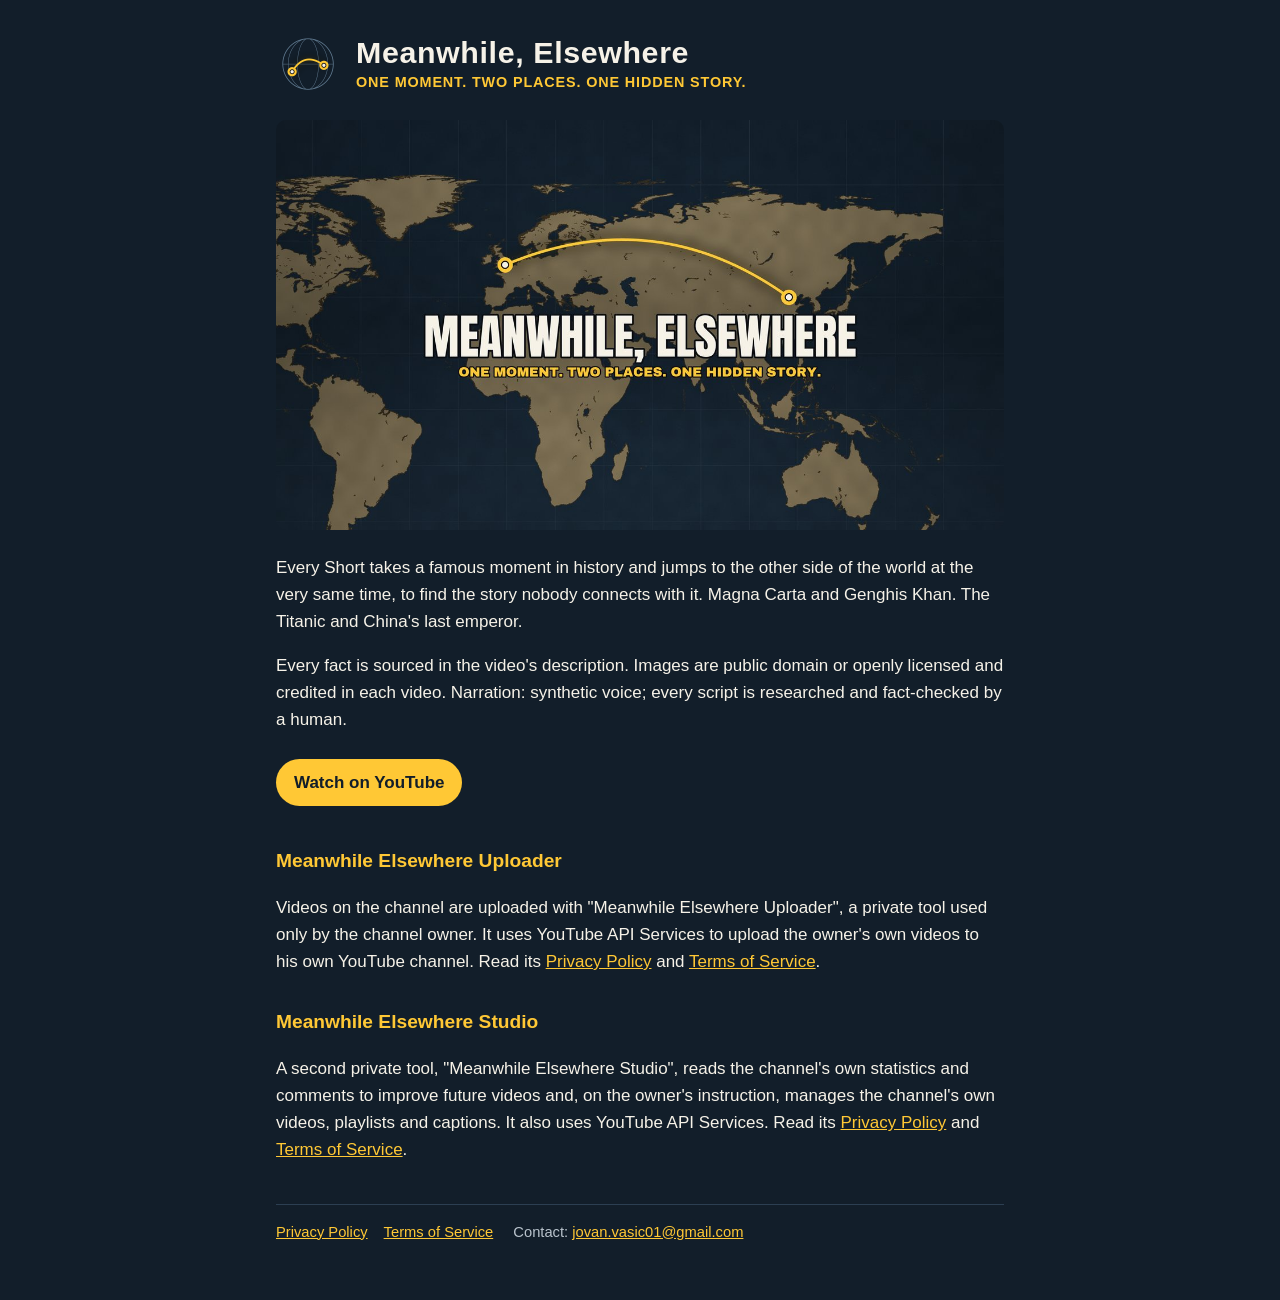
<file: index.html>
<!doctype html>
<html lang="en">
<head>
  <meta charset="utf-8">
  <meta name="viewport" content="width=device-width, initial-scale=1">
  <title>Meanwhile, Elsewhere</title>
  <meta name="description" content="One moment. Two places. One hidden story. Short history videos that connect a famous moment with what happened at the same time on the other side of the world.">
  <link rel="stylesheet" href="style.css">
  <link rel="icon" href="avatar.png">
</head>
<body>
<main>
  <header>
    <img src="avatar.png" alt="Meanwhile, Elsewhere logo">
    <div>
      <h1>Meanwhile, Elsewhere</h1>
      <div class="tagline">One moment. Two places. One hidden story.</div>
    </div>
  </header>

  <img class="banner" src="banner.jpg" alt="World map with an arc joining two places">

  <p>Every Short takes a famous moment in history and jumps to the other side of the world at the very
  same time, to find the story nobody connects with it. Magna Carta and Genghis Khan. The Titanic and
  China's last emperor.</p>
  <p>Every fact is sourced in the video's description. Images are public domain or openly licensed and
  credited in each video. Narration: synthetic voice; every script is researched and fact-checked by a human.</p>

  <a class="button" href="https://www.youtube.com/channel/UC6sdtjCsN9JhSHfYBqESREA">Watch on YouTube</a>

  <h2>Meanwhile Elsewhere Uploader</h2>
  <p>Videos on the channel are uploaded with "Meanwhile Elsewhere Uploader", a private tool used only by the
  channel owner. It uses YouTube API Services to upload the owner's own videos to his own YouTube channel.
  Read its <a href="privacy.html">Privacy Policy</a> and <a href="terms.html">Terms of Service</a>.</p>

  <h2>Meanwhile Elsewhere Studio</h2>
  <p>A second private tool, "Meanwhile Elsewhere Studio", reads the channel's own statistics and comments to
  improve future videos and, on the owner's instruction, manages the channel's own videos, playlists and
  captions. It also uses YouTube API Services. Read its <a href="studio-privacy.html">Privacy Policy</a> and
  <a href="studio-terms.html">Terms of Service</a>.</p>

  <footer class="muted">
    <a href="privacy.html">Privacy Policy</a><a href="terms.html">Terms of Service</a>
    <span>Contact: <a href="mailto:jovan.vasic01@gmail.com">jovan.vasic01@gmail.com</a></span>
  </footer>
</main>
</body>
</html>
</file>
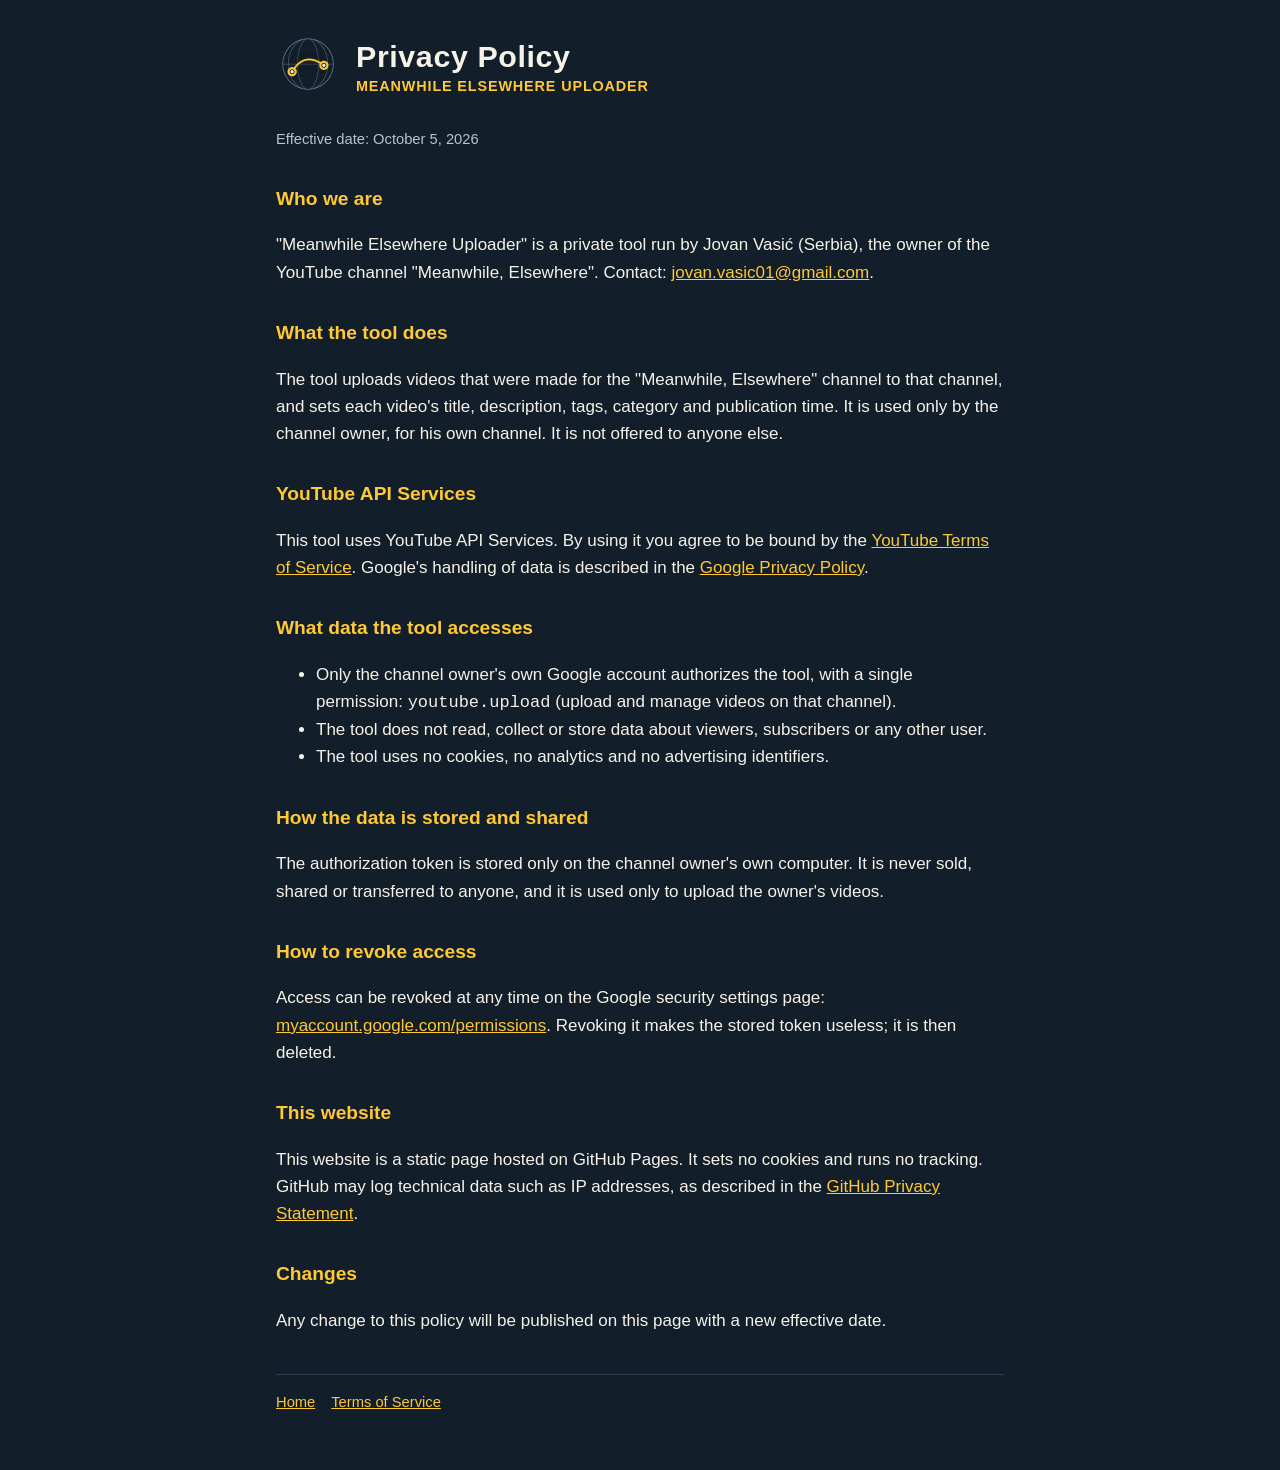
<file: privacy.html>
<!doctype html>
<html lang="en">
<head>
  <meta charset="utf-8">
  <meta name="viewport" content="width=device-width, initial-scale=1">
  <title>Privacy Policy · Meanwhile, Elsewhere</title>
  <link rel="stylesheet" href="style.css">
  <link rel="icon" href="avatar.png">
</head>
<body>
<main>
  <header>
    <a href="./"><img src="avatar.png" alt="Meanwhile, Elsewhere logo"></a>
    <div>
      <h1>Privacy Policy</h1>
      <div class="tagline">Meanwhile Elsewhere Uploader</div>
    </div>
  </header>

  <p class="muted">Effective date: October 5, 2026</p>

  <h2>Who we are</h2>
  <p>"Meanwhile Elsewhere Uploader" is a private tool run by Jovan Vasić (Serbia), the owner of the YouTube
  channel "Meanwhile, Elsewhere". Contact: <a href="mailto:jovan.vasic01@gmail.com">jovan.vasic01@gmail.com</a>.</p>

  <h2>What the tool does</h2>
  <p>The tool uploads videos that were made for the "Meanwhile, Elsewhere" channel to that channel, and sets
  each video's title, description, tags, category and publication time. It is used only by the channel owner,
  for his own channel. It is not offered to anyone else.</p>

  <h2>YouTube API Services</h2>
  <p>This tool uses YouTube API Services. By using it you agree to be bound by the
  <a href="https://www.youtube.com/t/terms">YouTube Terms of Service</a>. Google's handling of data is described
  in the <a href="https://policies.google.com/privacy">Google Privacy Policy</a>.</p>

  <h2>What data the tool accesses</h2>
  <ul>
    <li>Only the channel owner's own Google account authorizes the tool, with a single permission:
      <code>youtube.upload</code> (upload and manage videos on that channel).</li>
    <li>The tool does not read, collect or store data about viewers, subscribers or any other user.</li>
    <li>The tool uses no cookies, no analytics and no advertising identifiers.</li>
  </ul>

  <h2>How the data is stored and shared</h2>
  <p>The authorization token is stored only on the channel owner's own computer. It is never sold, shared
  or transferred to anyone, and it is used only to upload the owner's videos.</p>

  <h2 id="revoke">How to revoke access</h2>
  <p>Access can be revoked at any time on the Google security settings page:
  <a href="https://myaccount.google.com/permissions">myaccount.google.com/permissions</a>. Revoking it makes
  the stored token useless; it is then deleted.</p>

  <h2>This website</h2>
  <p>This website is a static page hosted on GitHub Pages. It sets no cookies and runs no tracking. GitHub may
  log technical data such as IP addresses, as described in the
  <a href="https://docs.github.com/en/site-policy/privacy-policies/github-general-privacy-statement">GitHub
  Privacy Statement</a>.</p>

  <h2>Changes</h2>
  <p>Any change to this policy will be published on this page with a new effective date.</p>

  <footer class="muted">
    <a href="./">Home</a><a href="terms.html">Terms of Service</a>
  </footer>
</main>
</body>
</html>
</file>
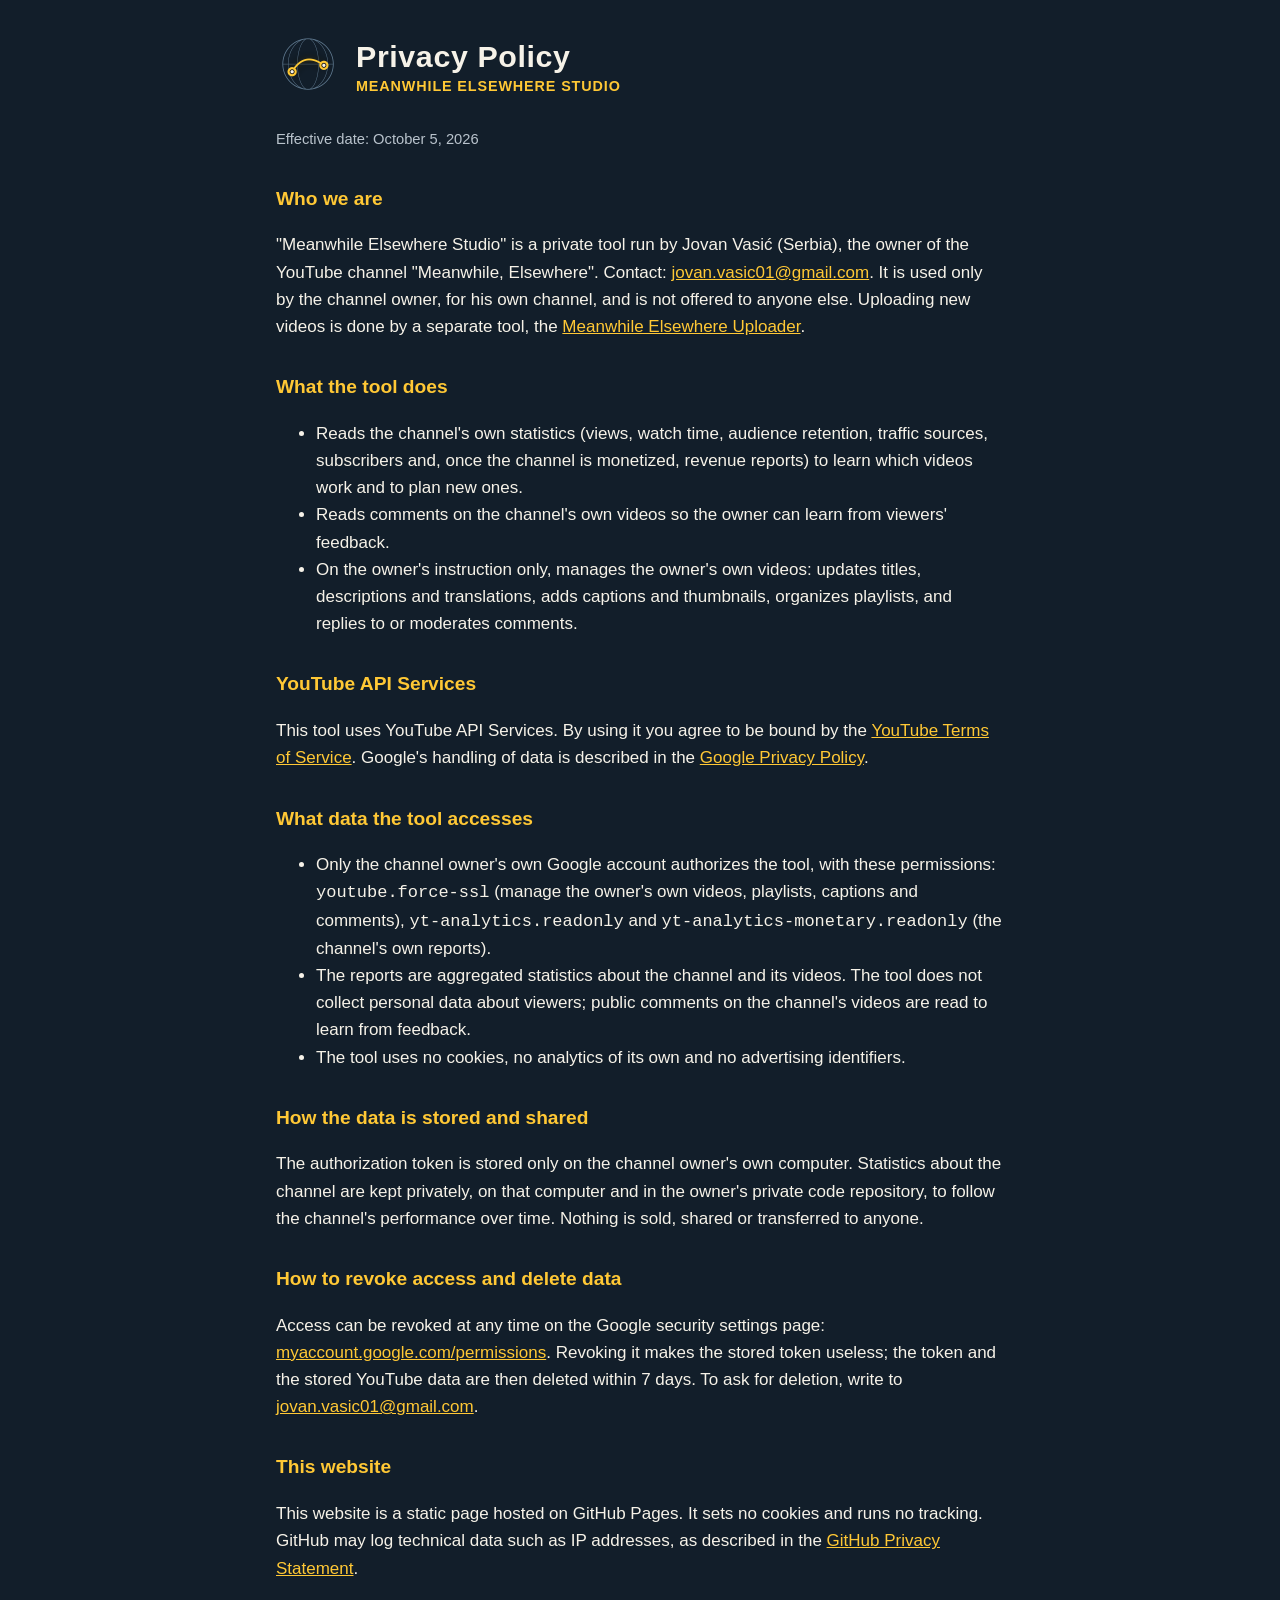
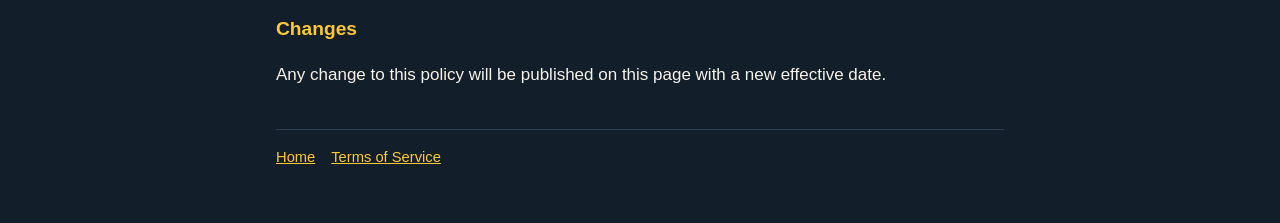
<file: studio-privacy.html>
<!doctype html>
<html lang="en">
<head>
  <meta charset="utf-8">
  <meta name="viewport" content="width=device-width, initial-scale=1">
  <title>Privacy Policy · Meanwhile Elsewhere Studio</title>
  <link rel="stylesheet" href="style.css">
  <link rel="icon" href="avatar.png">
</head>
<body>
<main>
  <header>
    <a href="./"><img src="avatar.png" alt="Meanwhile, Elsewhere logo"></a>
    <div>
      <h1>Privacy Policy</h1>
      <div class="tagline">Meanwhile Elsewhere Studio</div>
    </div>
  </header>

  <p class="muted">Effective date: October 5, 2026</p>

  <h2>Who we are</h2>
  <p>"Meanwhile Elsewhere Studio" is a private tool run by Jovan Vasić (Serbia), the owner of the YouTube
  channel "Meanwhile, Elsewhere". Contact: <a href="mailto:jovan.vasic01@gmail.com">jovan.vasic01@gmail.com</a>.
  It is used only by the channel owner, for his own channel, and is not offered to anyone else. Uploading new
  videos is done by a separate tool, the <a href="privacy.html">Meanwhile Elsewhere Uploader</a>.</p>

  <h2>What the tool does</h2>
  <ul>
    <li>Reads the channel's own statistics (views, watch time, audience retention, traffic sources, subscribers
      and, once the channel is monetized, revenue reports) to learn which videos work and to plan new ones.</li>
    <li>Reads comments on the channel's own videos so the owner can learn from viewers' feedback.</li>
    <li>On the owner's instruction only, manages the owner's own videos: updates titles, descriptions and
      translations, adds captions and thumbnails, organizes playlists, and replies to or moderates comments.</li>
  </ul>

  <h2>YouTube API Services</h2>
  <p>This tool uses YouTube API Services. By using it you agree to be bound by the
  <a href="https://www.youtube.com/t/terms">YouTube Terms of Service</a>. Google's handling of data is described
  in the <a href="https://policies.google.com/privacy">Google Privacy Policy</a>.</p>

  <h2>What data the tool accesses</h2>
  <ul>
    <li>Only the channel owner's own Google account authorizes the tool, with these permissions:
      <code>youtube.force-ssl</code> (manage the owner's own videos, playlists, captions and comments),
      <code>yt-analytics.readonly</code> and <code>yt-analytics-monetary.readonly</code> (the channel's own reports).</li>
    <li>The reports are aggregated statistics about the channel and its videos. The tool does not collect
      personal data about viewers; public comments on the channel's videos are read to learn from feedback.</li>
    <li>The tool uses no cookies, no analytics of its own and no advertising identifiers.</li>
  </ul>

  <h2>How the data is stored and shared</h2>
  <p>The authorization token is stored only on the channel owner's own computer. Statistics about the channel
  are kept privately, on that computer and in the owner's private code repository, to follow the channel's
  performance over time. Nothing is sold, shared or transferred to anyone.</p>

  <h2 id="revoke">How to revoke access and delete data</h2>
  <p>Access can be revoked at any time on the Google security settings page:
  <a href="https://myaccount.google.com/permissions">myaccount.google.com/permissions</a>. Revoking it makes the
  stored token useless; the token and the stored YouTube data are then deleted within 7 days. To ask for
  deletion, write to <a href="mailto:jovan.vasic01@gmail.com">jovan.vasic01@gmail.com</a>.</p>

  <h2>This website</h2>
  <p>This website is a static page hosted on GitHub Pages. It sets no cookies and runs no tracking. GitHub may
  log technical data such as IP addresses, as described in the
  <a href="https://docs.github.com/en/site-policy/privacy-policies/github-general-privacy-statement">GitHub
  Privacy Statement</a>.</p>

  <h2>Changes</h2>
  <p>Any change to this policy will be published on this page with a new effective date.</p>

  <footer class="muted">
    <a href="./">Home</a><a href="studio-terms.html">Terms of Service</a>
  </footer>
</main>
</body>
</html>
</file>
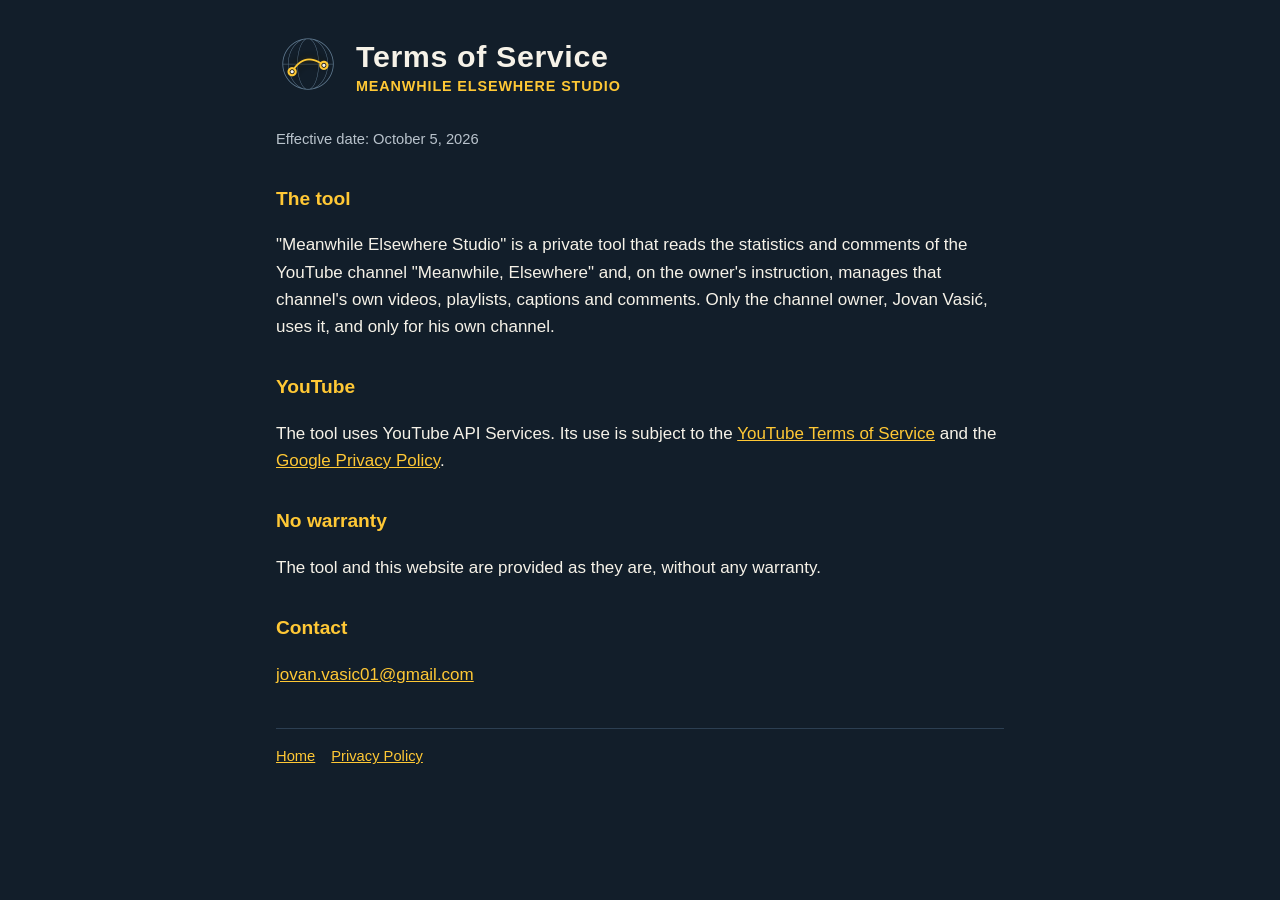
<file: studio-terms.html>
<!doctype html>
<html lang="en">
<head>
  <meta charset="utf-8">
  <meta name="viewport" content="width=device-width, initial-scale=1">
  <title>Terms of Service · Meanwhile Elsewhere Studio</title>
  <link rel="stylesheet" href="style.css">
  <link rel="icon" href="avatar.png">
</head>
<body>
<main>
  <header>
    <a href="./"><img src="avatar.png" alt="Meanwhile, Elsewhere logo"></a>
    <div>
      <h1>Terms of Service</h1>
      <div class="tagline">Meanwhile Elsewhere Studio</div>
    </div>
  </header>

  <p class="muted">Effective date: October 5, 2026</p>

  <h2>The tool</h2>
  <p>"Meanwhile Elsewhere Studio" is a private tool that reads the statistics and comments of the YouTube channel
  "Meanwhile, Elsewhere" and, on the owner's instruction, manages that channel's own videos, playlists, captions
  and comments. Only the channel owner, Jovan Vasić, uses it, and only for his own channel.</p>

  <h2>YouTube</h2>
  <p>The tool uses YouTube API Services. Its use is subject to the
  <a href="https://www.youtube.com/t/terms">YouTube Terms of Service</a> and the
  <a href="https://policies.google.com/privacy">Google Privacy Policy</a>.</p>

  <h2>No warranty</h2>
  <p>The tool and this website are provided as they are, without any warranty.</p>

  <h2>Contact</h2>
  <p><a href="mailto:jovan.vasic01@gmail.com">jovan.vasic01@gmail.com</a></p>

  <footer class="muted">
    <a href="./">Home</a><a href="studio-privacy.html">Privacy Policy</a>
  </footer>
</main>
</body>
</html>
</file>
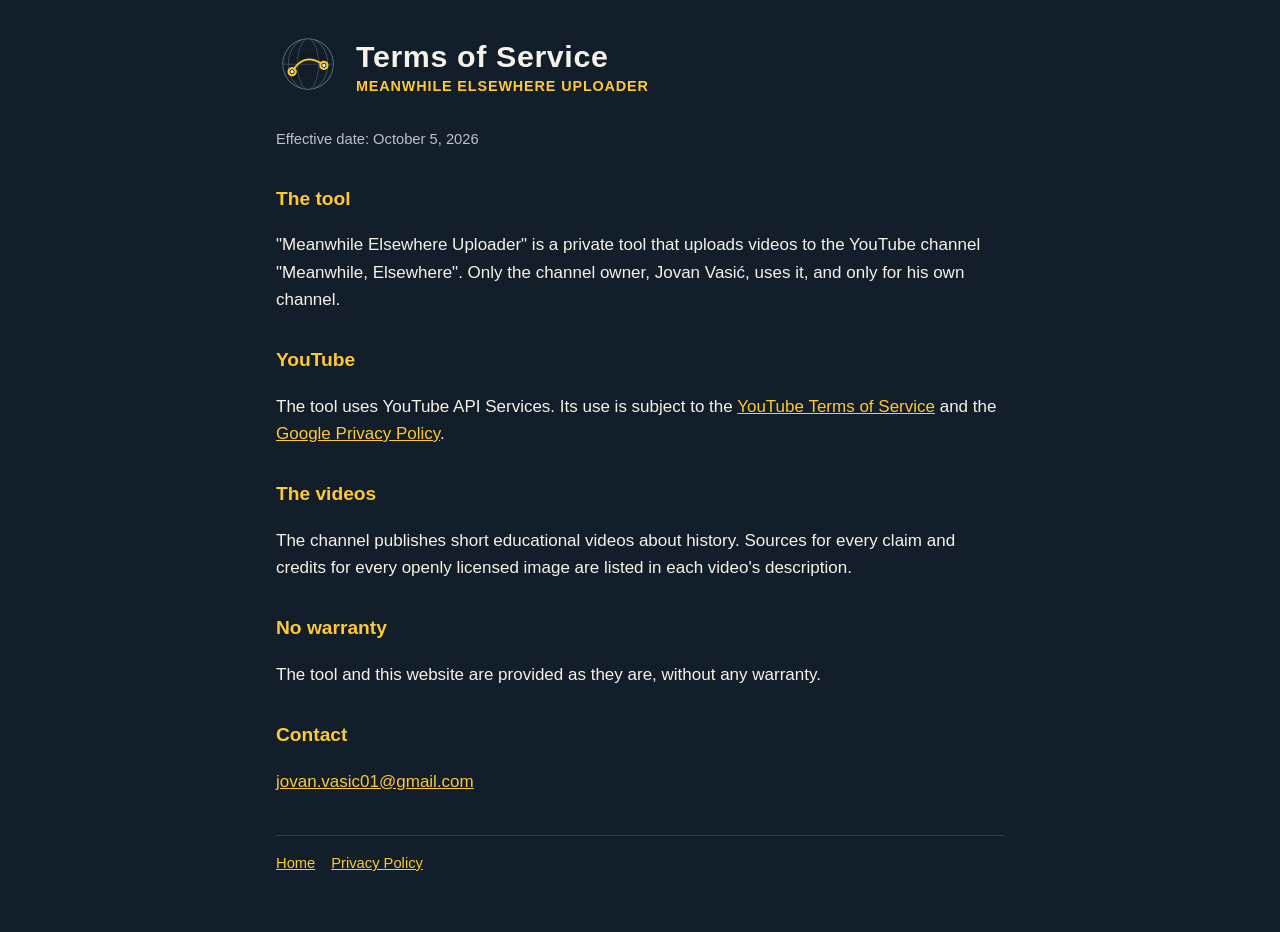
<file: terms.html>
<!doctype html>
<html lang="en">
<head>
  <meta charset="utf-8">
  <meta name="viewport" content="width=device-width, initial-scale=1">
  <title>Terms of Service · Meanwhile, Elsewhere</title>
  <link rel="stylesheet" href="style.css">
  <link rel="icon" href="avatar.png">
</head>
<body>
<main>
  <header>
    <a href="./"><img src="avatar.png" alt="Meanwhile, Elsewhere logo"></a>
    <div>
      <h1>Terms of Service</h1>
      <div class="tagline">Meanwhile Elsewhere Uploader</div>
    </div>
  </header>

  <p class="muted">Effective date: October 5, 2026</p>

  <h2>The tool</h2>
  <p>"Meanwhile Elsewhere Uploader" is a private tool that uploads videos to the YouTube channel
  "Meanwhile, Elsewhere". Only the channel owner, Jovan Vasić, uses it, and only for his own channel.</p>

  <h2>YouTube</h2>
  <p>The tool uses YouTube API Services. Its use is subject to the
  <a href="https://www.youtube.com/t/terms">YouTube Terms of Service</a> and the
  <a href="https://policies.google.com/privacy">Google Privacy Policy</a>.</p>

  <h2>The videos</h2>
  <p>The channel publishes short educational videos about history. Sources for every claim and credits
  for every openly licensed image are listed in each video's description.</p>

  <h2>No warranty</h2>
  <p>The tool and this website are provided as they are, without any warranty.</p>

  <h2>Contact</h2>
  <p><a href="mailto:jovan.vasic01@gmail.com">jovan.vasic01@gmail.com</a></p>

  <footer class="muted">
    <a href="./">Home</a><a href="privacy.html">Privacy Policy</a>
  </footer>
</main>
</body>
</html>
</file>
<file: style.css>
:root {
  --bg: #121e2a;
  --panel: #1a2a3a;
  --text: #f6f2e8;
  --muted: #b9c3cc;
  --accent: #ffc835;
  --line: #2c3f52;
}
* { box-sizing: border-box; }
body {
  margin: 0;
  background: var(--bg);
  color: var(--text);
  font: 17px/1.6 -apple-system, "Segoe UI", Roboto, Helvetica, Arial, sans-serif;
}
main { max-width: 760px; margin: 0 auto; padding: 32px 16px 56px; }
header { display: flex; align-items: center; gap: 16px; margin-bottom: 24px; }
header img { width: 64px; height: 64px; border-radius: 50%; }
header a { color: var(--text); text-decoration: none; }
h1 { font-size: 1.9rem; line-height: 1.2; margin: 0; letter-spacing: 0.02em; }
h2 { font-size: 1.2rem; margin: 2rem 0 0.5rem; color: var(--accent); }
p, li { color: var(--text); }
.tagline { color: var(--accent); font-weight: 700; letter-spacing: 0.06em; text-transform: uppercase; font-size: 0.9rem; }
.banner { width: 100%; border-radius: 10px; display: block; margin: 8px 0 24px; }
.button {
  display: inline-block; background: var(--accent); color: #121e2a; font-weight: 700;
  padding: 10px 18px; border-radius: 999px; text-decoration: none; margin: 8px 0;
}
a { color: var(--accent); }
.muted { color: var(--muted); font-size: 0.92rem; }
footer { border-top: 1px solid var(--line); margin-top: 40px; padding-top: 16px; }
footer a { margin-right: 16px; }
</file>
